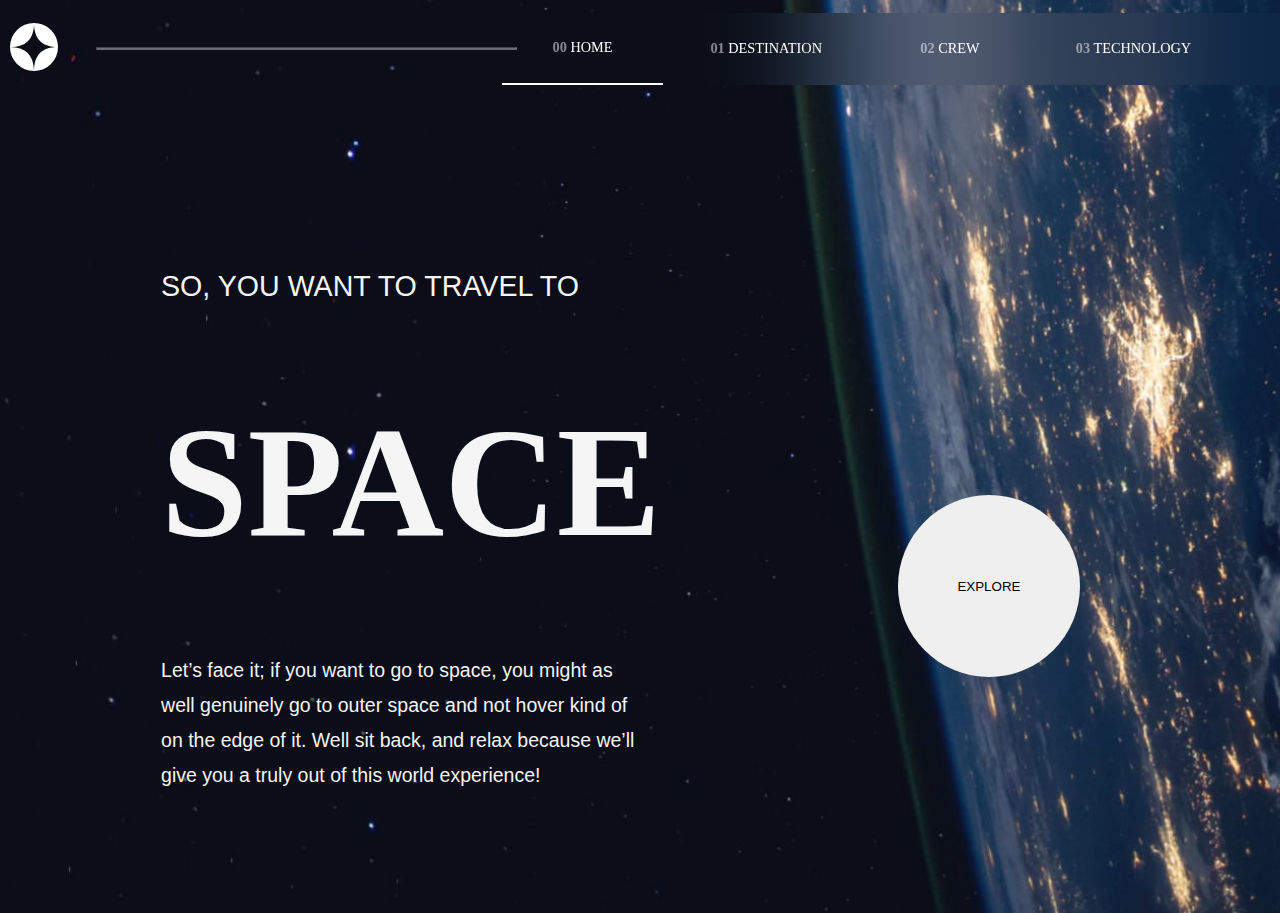
<file: index.html>
<!DOCTYPE html>
<html lang="en">
<head>
  <meta charset="UTF-8">
  <meta name="viewport" content="width=device-width, initial-scale=1.0">

  <link rel="icon" type="image/png" sizes="32x32" href="./assets/favicon-32x32.png">
  <link rel="stylesheet" href="CSS/styles.css">
  <script src="Javascript/script.js" defer></script>

  <title>Frontend Mentor | Space tourism website</title>
</head>
<body id="page1">

  <header id="header-nav">

      <nav> 
        <figure onclick="window.location.href='/index.html'" class="logo-nav">
          <img src="./assets/shared/logo.svg" alt="logo-company"/>
        </figure>

        <hr id="nav-line" />

        <ul id="navigation" class="navigation">
          <li class="marked"><a href="#"><span class="view"><strong class="transparent">00</strong></span> Home</a></li>
          <li><a href="./Pages/destination.html"><span class="view"><strong class="transparent">01</strong></span> Destination</a></li>
          <li><a href="../Pages/crew.html"><span class="view"><strong class="transparent">02</strong></span> Crew</a></li>
          <li><a href="./Pages/technology.html"><span class="view"><strong class="transparent">03</strong></span> Technology</a></li>
        </ul>
      </nav>
  </header>
 
  <main>
    <div class="invisible" id="menuToggle">
        <span class="normalMenu"></span>
        <span class="normalMenu"></span>
        <span class="normalMenu"></span>
    </div>
    <figure onclick="window.location.href='/index.html'" class="mobile-logo">
      <img src="./assets/shared/logo.svg" alt="logo-company"/>
    </figure>

    <div class="description left">
      <p>So, you want to travel to</p>
      <h1>Space</h1> 
      <p>Let’s face it; if you want to go to space, you might as well genuinely go to 
      outer space and not hover kind of on the edge of it. Well sit back, and relax 
      because we’ll give you a truly out of this world experience!</p>
    </div>

    <div id="explore" onclick="location.href='/Pages/destination.html'" class="explore-button">
       <button class="explore-button"><span>explore</span></button>
    </div>

     

  </main>

</body>
</html>
</file>
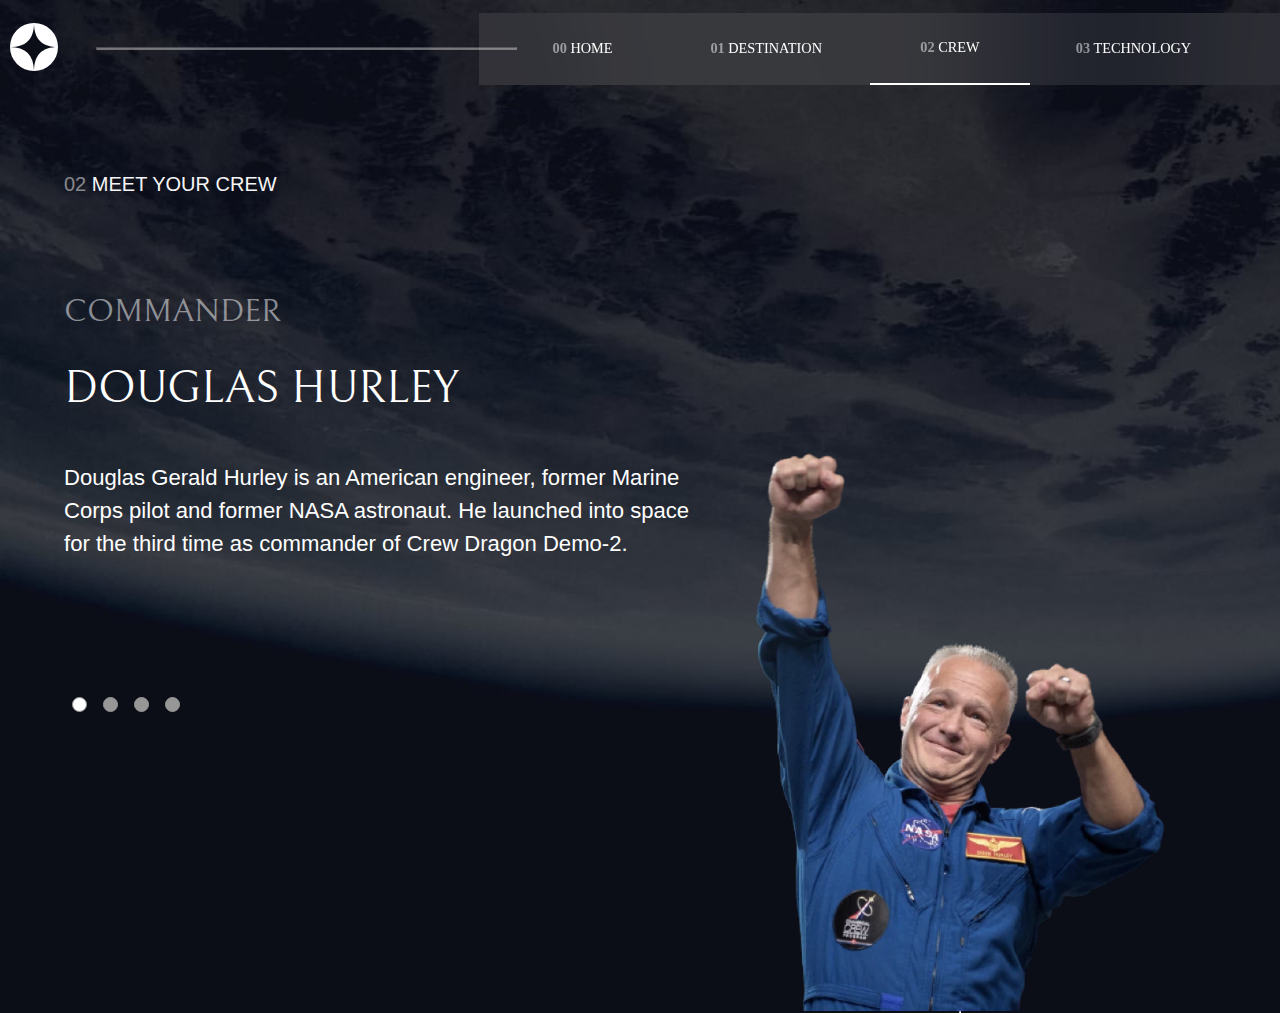
<file: Pages/crew.html>
<!DOCTYPE html>
<html lang="en">
<head>

  <meta charset="UTF-8">
  <meta name="viewport" content="width=device-width, initial-scale=1.0">

  <link rel="icon" type="image/png" sizes="32x32" href="../assets/favicon-32x32.png">
  <link rel="stylesheet" href="../CSS/styles.css">

  <link rel="preconnect" href="https://fonts.googleapis.com">
  <link rel="preconnect" href="https://fonts.gstatic.com" crossorigin>
  <link href="https://fonts.googleapis.com/css2?family=Bellefair&display=swap" rel="stylesheet">
  <script defer src="../Javascript/script.js"></script>

  <title>Frontend Mentor | Space tourism website</title>
</head>
<body id="page3">


  <header id = "header-nav">

    <nav>
      <figure class="logo-nav">
        <img src="../assets/shared/logo.svg" alt="logo-company"/>
      </figure>


      <hr id="nav-line" />
      <ul class="navigation colored-nav">
        <li><a href="../index.html"><span class="view"><strong class="transparent">00</strong></span> Home</a></li>
        <li><a href="./destination.html"><span class="view"><strong class="transparent">01</strong></span> Destination</a></li>
        <li class="marked"><a href="#"><span class="view"><strong class="transparent">02</strong></span> Crew</a></li>
        <li><a href="./technology.html"><span class="view"><strong class="transparent">03</strong></span> Technology</a></li>
      </ul>
    </nav>
  </header>
 
  <main>
    <div class="invisible" id="menuToggle">
      <span class="normalMenu"></span>
      <span class="normalMenu"></span>
      <span class="normalMenu"></span>
  </div>

  <h1 class="title location-name"><span class="transparent">02</span>   Meet your crew</h2>
    
    <figure onclick="window.location.href='/index.html'" class="mobile-logo">
      <img src="../assets/shared/logo.svg" alt="logo-company"/>
    </figure>

    <figure id="crew-fig" class="dest-image crew low-bottom">
        <img id="crew-img" src="../assets/crew/image-douglas-hurley.webp" alt="destination-image" >
        <hr class="hr-view" />
    </figure>
    <div  class="destination-crew">
 
        <div class="crew-info-container">
          <div class="crew-info">
            <h3 id="crew-title">Commander</h2>
            <h2 id="crew-name">Douglas Hurley</h2>
        

            <p id="crew-description">Douglas Gerald Hurley is an American engineer, former Marine Corps pilot and former NASA astronaut. He launched into space for the third time as commander of Crew Dragon Demo-2.</p>
          </div>
          
          <div class="destination-select crew">
            <div class="radio" onclick="changeCrew(0)">
                <input id="radio-1" value="1"  name="radio" type="radio" checked>
                <label for="radio-1" class="radio-label"></label>
            </div>
    
            <div class="radio" onclick="changeCrew(1)">
                <input id="radio-2" name="radio" type="radio">
                <label  for="radio-2" class="radio-label"></label>
            </div>
    
            <div class="radio" onclick="changeCrew(2)">
                <input id="radio-3" name="radio" type="radio" >
                <label for="radio-3" class="radio-label"></label>
            </div>
            
            <div class="radio" onclick="changeCrew(3)">
                <input id="radio-4" name="radio" type="radio" >
                <label for="radio-4" class="radio-label"></label>
            </div>
            </div>
        </div>
       
        


        


        
        </div>
    
    </div>
  
  </main>
  
</body>
</html>
</file>
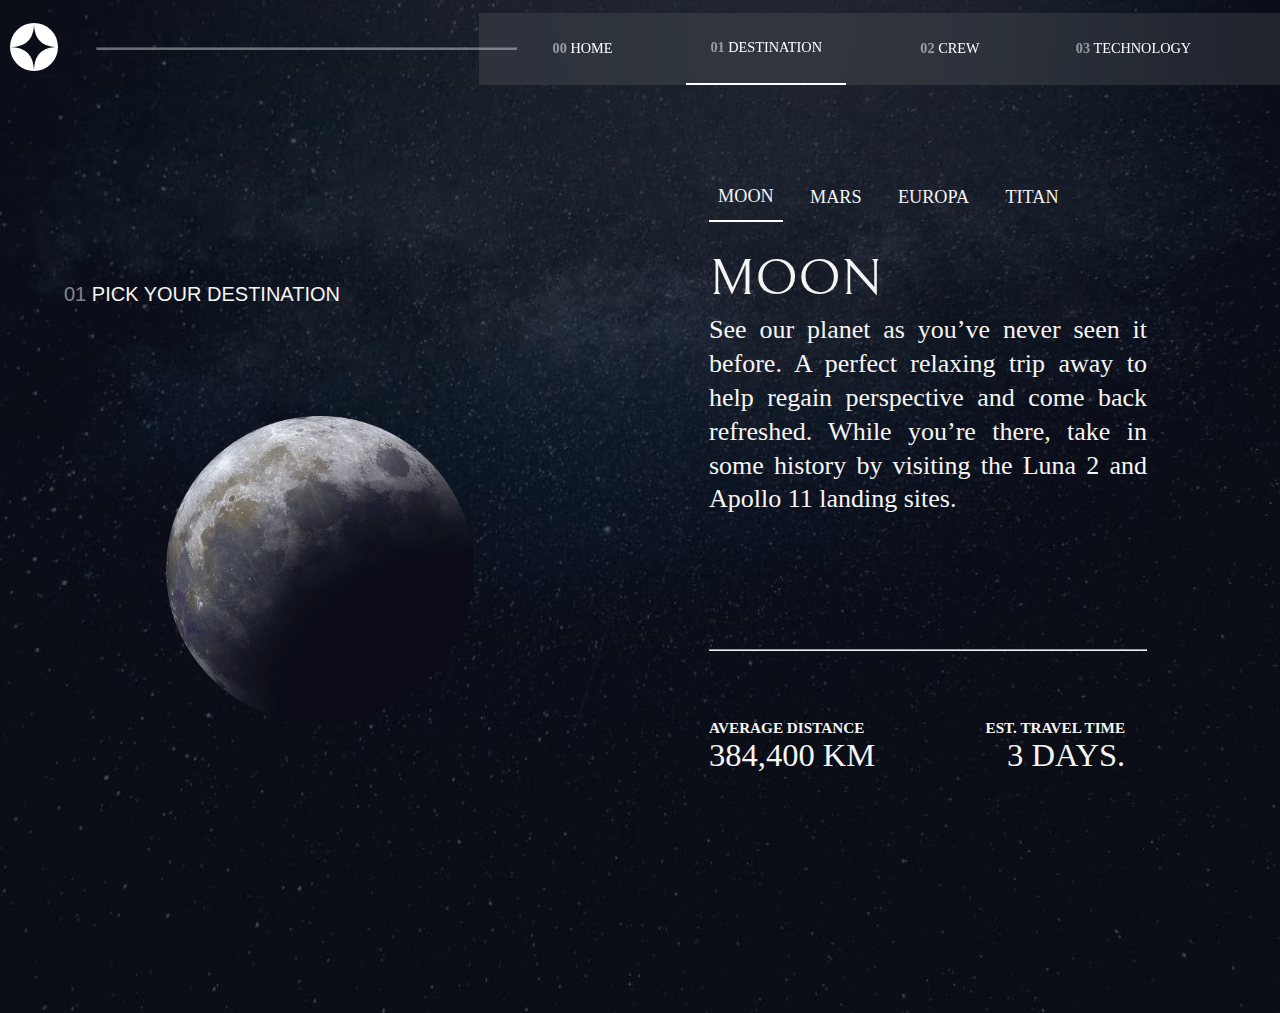
<file: Pages/destination.html>
<!DOCTYPE html>
<html lang="en">
<head>

  <meta charset="UTF-8">
  <meta name="viewport" content="width=device-width, initial-scale=1.0">

  <link rel="icon" type="image/png" sizes="32x32" href="../assets/favicon-32x32.png">
  <link rel="stylesheet" href="../CSS/styles.css">

  <link rel="preconnect" href="https://fonts.googleapis.com">
  <link rel="preconnect" href="https://fonts.gstatic.com" crossorigin>
  <link href="https://fonts.googleapis.com/css2?family=Bellefair&display=swap" rel="stylesheet">
  <script defer src="../Javascript/script.js"></script>

  <title>Frontend Mentor | Space tourism website</title>
</head>
<body id="page2">


  <header id = "header-nav">
    <nav>
      <figure class="logo-nav">
        <img src="../assets/shared/logo.svg" alt="logo-company"/>
      </figure>
      <hr id="nav-line" />
      <ul class="navigation colored-nav">
        <li><a href="../index.html"><span class="view"><strong class="transparent">00</strong></span> Home</a></li>
        <li class="marked"><a href="#"><span class="view"><strong class="transparent">01</strong></span> Destination</a></li>
        <li><a href="../Pages/crew.html"><span class="view"><strong class="transparent">02</strong></span> Crew</a></li>
        <li><a href="./technology.html"><span class="view"><strong class="transparent">03</strong></span> Technology</a></li>
      </ul>
    </nav>
  </header>
 
  <main>

    <div class="invisible" id="menuToggle">
      <span class="normalMenu"></span>
      <span class="normalMenu"></span>
      <span class="normalMenu"></span>
  </div>

    <figure logo-nav onclick="window.location.href='/index.html'" class="mobile-logo">
      <img src="../assets/shared/logo.svg" alt="logo-company"/>
    </figure>

    <figure class="dest-image left">
        <h1 class="location-name"><span class="transparent">01</span> Pick your destination</h1>
        <img id="planet-img" src="../assets/destination/image-moon.webp" alt="destination-image" >
    </figure>
    <div id="dest-descript" class="destination right">
        <div class="destination-select planet">
            <div class="destinations marked" onclick="changeData(0)"><span>Moon</span></div>
            <div class="destinations unmarked" onclick="changeData(1)"><span>Mars</span></div>
            <div class="destinations unmarked" onclick="changeData(2)"><span>Europa</span></div>
            <div class="destinations unmarked" onclick="changeData(3)"><span>Titan</span></div>
        </div>
        <div class="planet-info">
              <h2 id="dest-planet">Moon</h2>

            <p id="dest-description">See our planet as you’ve never seen it before. A perfect relaxing trip away to help 
            regain perspective and come back refreshed. While you’re there, take in some history 
            by visiting the Luna 2 and Apollo 11 landing sites.</p>
            
            <hr/>

            <div class="infos">
                <div class="info"> 
                    <h3>Average distance</h3>
                    <p id="distance">384,400 km</p>
                </div>
                
                <div class="info"> 
                    <h3>Est. travel time</h3>
                    <p id="time">3 days.</p>
                </div>
            </div>
        
        </div>
        </div>
        
  
  </main>
  
</body>
</html>
</file>
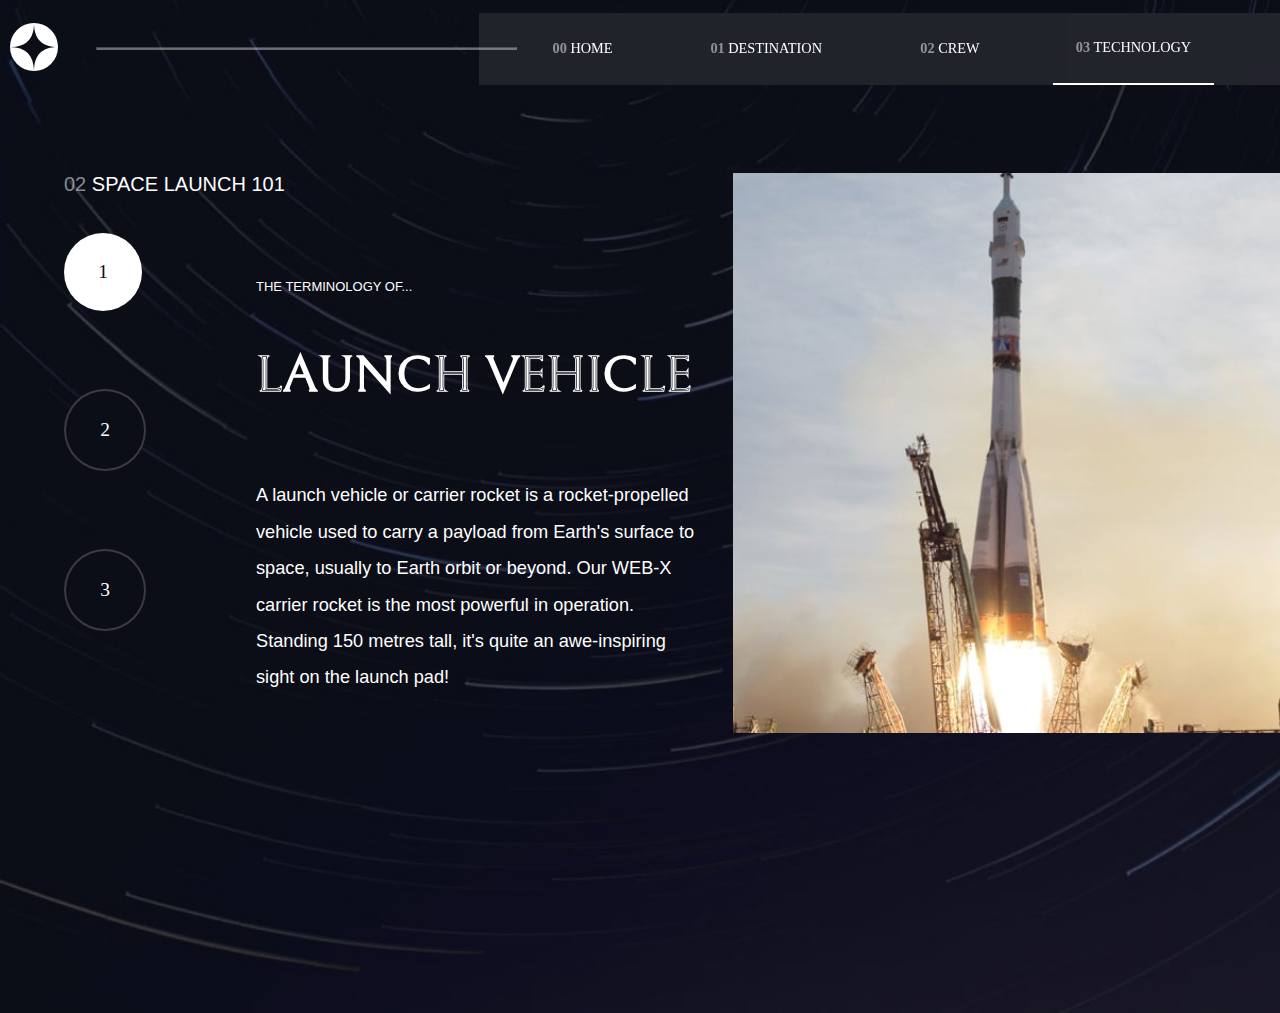
<file: Pages/technology.html>
<!DOCTYPE html>
<html lang="en">
<head>

  <meta charset="UTF-8">
  <meta name="viewport" content="width=device-width, initial-scale=1.0">

  <link rel="icon" type="image/png" sizes="32x32" href="../assets/favicon-32x32.png">
  <link rel="stylesheet" href="../CSS/styles.css">

  <link rel="preconnect" href="https://fonts.googleapis.com">
  <link rel="preconnect" href="https://fonts.gstatic.com" crossorigin>
  <link href="https://fonts.googleapis.com/css2?family=Bellefair&display=swap" rel="stylesheet">
  <script defer src="../Javascript/script.js"></script>

  <title>Frontend Mentor | Space tourism website</title>
</head>
<body id="page4">


  <header id="header-nav">

    <nav>
      <figure class="logo-nav">
        <img src="../assets/shared/logo.svg" alt="logo-company"/>
      </figure>
      <hr id="nav-line" />
      <ul class="navigation colored-nav">
        <li><a href="../index.html"><span class="view"><strong class="transparent">00</strong></span> Home</a></li>
        <li><a href="./destination.html"><span class="view"><strong class="transparent">01</strong></span> Destination</a></li>
        <li><a href="./crew.html"><span class="view"><strong class="transparent">02</strong></span> Crew</a></li>
        <li class="marked"><a href="#"><span class="view"><strong class="transparent">03</strong></span> Technology</a></li>
      </ul>
    </nav>
  </header>
 
  <main>
    <div class="invisible" id="menuToggle">
      <span class="normalMenu"></span>
      <span class="normalMenu"></span>
      <span class="normalMenu"></span>
  </div>
  
    <figure onclick="window.location.href='/index.html'" class="mobile-logo">
      <img src="../assets/shared/logo.svg" alt="logo-company"/>
    </figure> 

    <h1 id="space-title" class="location-name"><span class="transparent">02</span> Space launch 101</h1>

    <picture id="tech-fig" class="dest-image crew">
        <source id="source-resp" srcset="../assets/technology/image-launch-vehicle-landscape.jpg" media="(max-width: 900px)" />
        <img id="technology-img" src="../assets/technology/image-launch-vehicle-portrait.jpg" alt="technology-image">
    </picture>

      <div  class="technology left crew">
          <div class="technology-info-container">
            <div class="technology-select crew">
              <div onclick="changeTechnology(0)" class="rounded-button selected-button">
                  <span>1</span>
              </div>
              
              <div onclick="changeTechnology(1)" class="rounded-button unselected-button">
                  <span>2</span>
              </div>

              <div onclick="changeTechnology(2)" class="rounded-button unselected-button">
                  <span>3</span>
              </div>
            </div>

            <div class="crew-info technology-info">
              <h3 id="technology-title">The terminology of...</h2>
              <h2 id="technology-name">Launch vehicle</h2>
              <p id="technology-description">A launch vehicle or carrier rocket is a rocket-propelled vehicle used to carry a payload from Earth's surface to space, usually to Earth orbit or beyond. Our WEB-X carrier rocket is the most powerful in operation. Standing 150 metres tall, it's quite an awe-inspiring sight on the launch pad!</p>
            </div>
        </div>   
    </div>
  
  </main>
  
</body>
</html>
</file>
<file: CSS/styles.css>
/* -------------------- */
/* ------- Reset ------ */
/* -------------------- */

*{
    padding: 0;
    margin: 0;
}


/* -------------------- */
/* ---- Font import --- */
/* -------------------- */

@import url('https://fonts.googleapis.com/css2?family=Bellefair&display=swap');
@import url('https://fonts.googleapis.com/css2?family=Barlow+Condensed&display=swap');
@import url('https://fonts.googleapis.com/css2?family=Barlow+Condensed:wght@300&family=Bellefair&display=swap');
@import url('https://fonts.googleapis.com/css2?family=Barlow+Condensed:wght@100&family=Bellefair&display=swap');
@import url('https://fonts.googleapis.com/css2?family=Barlow+Condensed:wght@200&family=Bellefair&display=swap');
@import url('https://fonts.googleapis.com/css2?family=Barlow+Condensed:wght@100&family=Barlow:wght@300&display=swap');
@import url('https://fonts.googleapis.com/css2?family=Barlow:wght@300&display=swap');


/* -------------------- */
/* - Body/Main styles - */
/* -------------------- */

body{
    font-size: 13px; 
    height: 1000px;
}

#page1{
    
    width: 100vw;
    overflow: hidden;
    height: 100vh;
    background-image: url("../assets/home/background-home-desktop.jpg");
    background-repeat: no-repeat;
    background-size: cover;
}

.colored-nav{
    background-color: rgba(151, 151, 151, 0.16);
}

#page2{
    height: 1000px;
    /* overflow: visible; */

    background-image: url("../assets/destination/background-destination-desktop.jpg");
    background-repeat: no-repeat;
    background-position: center;
    background-size:cover;
}

#page3{
    /* height: 100vh; */
    /* overflow: hidden; */
    background-image: url("../assets/crew/background-crew-desktop.jpg");
    background-repeat: no-repeat;
    background-size: cover;
}

#page4{
    /* height: 100vh; */
    /* overflow: hidden; */

    background-image: url("../assets/technology/background-technology-desktop.jpg");
    background-repeat: no-repeat;
    background-size: cover;
}

header{
    height: 10%;
}

main{
    height: 90%;
    display: grid;

    grid-template-columns: repeat(20, 1fr);
    grid-template-rows: repeat(15, 1fr);
}

.location-name{
    font-family: 'Barlow Condensed', sans-serif;
    font-weight: 100;
    font-size: 20px;
}

/* ----------------------------- */
/*----- Navigation styles ------ */
/* ----------------------------- */

nav{

    width: 100%;

    margin-top: 1%;
    height: 8vh;

    display: flex;
    flex-direction: row;
    justify-content: space-between;
    align-items: center;
}

.mobile-logo{
    display: none;
}

.invisible{
    display: none;
}

.logo-nav img{
    margin-left: 10px;
}

.navigation{
    width: 65%;
    height: 100%;
    min-height: 70px;
    
    backdrop-filter: blur(50px);

    display: flex;
    flex-direction: row;
    justify-content:space-evenly;    
    align-items: center;



    list-style-type: none;
    font-size: 1.1em;
}

#nav-line{
    position: relative;
    left: 3%;
    width: 34%;
    height: 1px;
    z-index: 100;
    background-color: white;
    opacity: 0.4;
}

.navigation li{
    height: 98%;
    width: 20%;

    color: gray;

    display: flex;
    flex-direction: column;
    justify-content: center;
    align-items: center;
    
    text-align: center;
}

.navigation li:last-of-type{
    margin-right: 3em;
}

.navigation a{
    text-decoration: none;
    text-transform: uppercase;
    color: white;
}


/* ----------------------------- */
/*---- list nav text styles ---- */
/* ----------------------------- */

.marked{
    border-bottom: 2px solid white;
}



/* ----------------------------- */
/*------- home text styles ----- */
/* ------------------------------ */

.description{
    color: whitesmoke;
    color: whitesmoke;
    color: whitesmoke;
    grid-column: 4 / 18;
    grid-row: 3 / 15;
    display: flex;
    flex-direction: column;
    justify-content: space-evenly;
}
/* button on home page (explore) */

#explore{
    height: 20em;
    width: 20em;
    
    display: flex;
    justify-content: center;
    align-items: center;

    border-radius: 50%;

    grid-column: 17;
    grid-row: 10;    

    transition: 100ms smooth;

}

#explore:hover{
    background-color: rgba(151, 151, 151, 0.5);

}

.explore-button{
    height: 70%;
    width: 70%;
    
    border-radius: 50%;
    border: none;

    text-transform: uppercase;
    cursor: pointer;
    transition: 100ms smooth;
}

.description p{
    font-family: 'Barlow', sans-serif;
    width: 50%;
    font-size: 1.5em;
    line-height: 1.8;
}


.description p:first-of-type{
    font-size: 2.2em;
    text-transform: uppercase;
    font-family: 'Barlow Condensed', sans-serif;
    font-weight: 300;
}


.description h1{
    font-family: 'Bellefair', serif;
    font-size: 12em;
    text-transform: uppercase;
}

.title{

    font-family: 'Barlow Condensed', sans-serif;
    font-weight: 200;
    font-size: 20px;

    color: whitesmoke;
    text-transform: uppercase;

    grid-row: 2;
    grid-column: 2 / 20;
}
/* ----------------------------- */
/*--- destination page styles -- */
/* ----------------------------- */

.dest-image{
    overflow: hidden;
    /* background-color: aqua; */

    display: flex;
    flex-direction: column;
    justify-content: space-evenly;
    /* align-items: center; */

    grid-column: 2 / 10;
    grid-row: 2 / 13;
}

.dest-image img{

    justify-self: flex-end;
    align-self: center;
    width: 60%;
}


.dest-image h1{
    align-self: left;
    color: whitesmoke;
    text-transform: uppercase;
}

.transparent{
    opacity: 0.5;
}


#dest-descript{
    grid-column: 12 / 19;
    grid-row: 2 / 15;

    display: flex;
    flex-direction: column;
    align-items: center;
    /* justify-content: space-evenly; */
}

.destination-select{
    width: 100%;
    padding: 1em;
    display: flex;
    flex-direction: row;

    justify-content: left;
    align-items: center;
}

.unmarked:hover{
    border-bottom: 4px solid rgba(245, 245, 245, 0.3);
}

#dest-planet{
    text-transform: uppercase;
    font-size: 4em;
    font-family: 'Bellefair', serif;
    font-weight: 200;
}

.destinations {
    width: fit-content;
    height: 98%;

    font-size: 1.4em;
    padding: 0 0.5em 0.5em 0.5em;
    margin-right: 1em;
    text-transform: uppercase;
    
    color: whitesmoke;


    display: flex;
    flex-direction: row;
    justify-content: left;

    cursor: pointer;
}


.destinations span{
    text-align: left;
}

#dest-descript{
    padding: 5px;
}

#dest-description{
    line-height: 1.3;
    text-align: justify;
    height: 55%;
}


.planet-info{
    margin-top: 1em;
    height: 600px;
    color: whitesmoke;
    display: flex;
    flex-direction: column;
    justify-content: space-evenly;
}

.planet-info p{

    font-size: 2em;
}

.infos{
    width: 95%;
    height: 30%;
    display: flex;
    flex-direction: row;
    justify-content: space-between;
    align-items: center;
}

.info h3{
    font-size: 1.em;
    text-transform: uppercase;
}

.info{
    display: flex;
    flex-direction: column;
    justify-content: left;
    align-items: left;

    text-transform: uppercase;
}

.info:nth-of-type(2){
    text-align: right;
}

.info p{
    font-size: 2.5em;
}


/* ----------------------------- */
/*------ crew page styles ------ */
/* ----------------------------- */

.destination-crew{

    grid-column: 2 / 12;
    grid-row: 4 / 7;

    color: white;

    display: flex;
    flex-direction: column;
    justify-content: space-between;
    align-items: center;
    margin-bottom: 1em;
}

.destination-crew h1{
    align-self: flex-start;
    text-transform: uppercase;

}

#crew-fig{
    grid-column: 12 / 20;
    grid-row: 1 / 16;
    display: flex;
    justify-content: flex-end;
    align-items: center;
}

#crew-fig img{
    width: 80%;
    justify-self: flex-end;
}

.crew-info-container {
    height: 60%;

    display: flex;
    flex-direction: column;
    justify-content: space-between;
    align-items: center;
}

#crew-title{
    opacity: 0.5;
    font-size: 2.5em;
    font-weight: 200;
}

#crew-name{
    font-size: 3.5em;
    font-weight: 300;
}

 #crew-title, #crew-name{
    font-family: 'Bellefair', serif;
    margin-bottom: 1em;
}


.crew-info {
    height: fit-content;
    /* overflow: hidden;*/
}

#crew-title{
    text-transform: uppercase;
}

#crew-name{
    text-transform: uppercase;
}

#crew-description{
    font-family: 'Barlow', sans-serif;
    font-weight: 300;
    font-size: 1.7em;
    line-height: 1.5;
    margin-bottom: 3em;
    height: 7em;
}

.destination-select{
    height: 2em;
}


/* ------------------------------- */
/*----- technology page  --------- */
/* ------------------------------- */

#tech-fig{
    grid-column: 12 / 21;
    grid-row: 2 / 14;

    display: flex;
    flex-direction: column;
    justify-content: flex-start;
    align-items: right;
}

#tech-fig img{
    width: 95%;
    align-self: flex-end;
    justify-self: flex-end;
}

#space-title{
    text-transform: uppercase;
    grid-row: 2 / 2;
    grid-column: 2 / 20;
    color: white;
}


/* ----------------------------- */
/*- technology selecting div --- */
/* ----------------------------- */

.technology{
    grid-column: 2 / 12;
    grid-row: 3 / 15;
    color: white;
    display: flex;
    flex-direction: column;
    justify-content: space-between;
    align-items: center;
    margin-bottom: 1em;
}

.technology h1{
    align-self: flex-start;
    text-transform: uppercase;
}

.technology-info-container{
    display: flex;
    flex-direction: row;
    justify-content: space-between;

    height: 80%;
}

.technology-info{
    width: 70%;
    height: 90%;
    display: flex;
    flex-direction: column;
    justify-content: space-evenly;
}

#technology-description{
    font-size: 1.4em;
}

#technology-title, #technology-name{
    text-transform: uppercase;
    font-size: 1em;
    margin-bottom: 0.5em;
}

#technology-title{
    font-family: 'Barlow Condensed', sans-serif;
    font-weight: 300;
}

#technology-name{
    font-family: 'Bellefair', serif;
    font-size: 4em;
}

#technology-description{
    line-height: 2;
    font-family: 'Barlow', sans-serif;
    font-weight: 500;
}

.technology-select{
    list-style-type: none;
    display: flex;
    flex-direction: column;
    justify-content: flex-start;
    width: 20%;
    /* height: 2em; */
    /* float: left; */
    cursor: pointer;
}


.rounded-button{
    font-size: 1.5em;
    display: flex;
    flex-direction: column;
    justify-content: center;
    align-items: center;
    width: 4em;
    height: 4em;
    background-color: #0B0D17;
    border-radius: 50%;
    margin-bottom: 4em;
}

.unselected-button{
    border: 2px solid rgba(132, 128, 128, 0.4);
}


.selected-button{
    background-color: #FFFFFF;
    color: #0B0D17;
}

.unselected-button:hover{
    border: 2px solid #FFFFFF;
}

/* ----------------------------- */
/*------ radio input tablet ---- */
/* ----------------------------- */

.radio {
    margin: 0.5rem;
  }
  .radio input[type=radio] {
    position: absolute;
    opacity: 0;
  }
  .radio input[type=radio] + .radio-label:before {
    content: "";
    background: #979797;
    border-radius: 100%;
    border: 1px solid #979797;
    display: inline-block;
    width: 1em;
    height: 1em;
    position: relative;
    top: -0.2em;
    margin-right: 1em;
    vertical-align: top;
    cursor: pointer;
    text-align: center;
    text-align: center;
    transition: all 250ms ease;
  }
  .radio input[type=radio]:checked + .radio-label:before {
    background-color: white;
    box-shadow: inset 0 0 0 4px white;
  }
  .radio input[type=radio]:focus + .radio-label:before {
    outline: none; 
    border-color: #3197EE;
  }
  .radio input[type=radio]:disabled + .radio-label:before {
    box-shadow: inset 0 0 0 4px #f4f4f4;
    border-color: #b4b4b4;
    background: #b4b4b4;
  }
  .radio input[type=radio] + .radio-label:empty:before {
    margin-right: 0;
  }

/* ----------------------------- */
/*------ media query tablet ---- */
/* ----------------------------- */


@media only screen and (max-width: 1100px){
    .dest-image{
        grid-column: 2 / 10;
        grid-row: 2 / 11;
    }

    .dest-image img{
        margin-top: 0;
        width: 90%;
    }
    
}
@media only screen and (max-width: 900px){
    /* ----------------------------- */
    /*--------- basic styles ------- */
    /* ----------------------------- */
        
        .view{
            display: none;
        }

        
        .navigation{
            font-size: 1.3em;
            width: 70%;
        }
        
        #nav-line{
            display: none;
        }

        .navigation li{


            height: 100%;
            width: 20%;
        
            color: gray;
        
            display: flex;
            flex-direction: column;
            justify-content: center;
            align-items: center;
            
            text-align: center;
            /* font-size: 1em; */
        }
        
        .navigation li:last-of-type{
            margin-right: none;
        }

    /* ----------------------------- */
    /*---- home page tablet ---- */
    /* ----------------------------- */
    
        #page1{
            font-size: 8px;
    
            background-image: url("../assets/home/background-home-tablet.jpg");
            background-repeat: no-repeat;
            background-size: cover;
            height: 100vh;
        
        }
        
        #page1 .navigation{
            font-size: 13px;
        }
        
        #page1 .navigation li{
            font-size: 1.3em;
        }
    
        #page1 main{
    
            display: grid;
            grid-template-columns: repeat(10, 1fr);
            grid-template-rows: repeat(15, 100px);
    
            height: 90%;
            overflow: auto;
        }
    
    
        .description{
            grid-column: 2 / 10;
            grid-row: 2 / 6;
            display: flex;
            justify-content: center;
            align-items: center;
        }
    
        .description h1 {
            font-size: 15em;
            text-align: center  ;
        }
    
        .description p:first-of-type {
            font-size: 4.2em;
            text-align: center       ;
        }
    
        .description p {
            font-family: 'Barlow', sans-serif;
            width: 95%;
            font-size: 2.5em;
            line-height: 2.8;
        }
    
          
        #explore{
            grid-row: 7;
            grid-column: 5;
            height: 44em;
            width: 44em;
        }

        .explore-button span{
            font-size: 2em;
        }
    
    /* ------------------------------- */
    /*-- destination page tablet - */
    /* ------------------------------ */
    #page2{
        overflow: visible;
        height: 1400px;
    }
    
    .destination-select {
        align-items: center;
        justify-content: center;
    }
    
    .dest-image{
        grid-column: 2 / 19;
        grid-row: 1 / 6;
    }
    
    .dest-image img{
        width: 60%;
    }
    
    #page2 .dest-image{
        grid-column: 2 / 19;
        grid-row: 1 / 8;
    }
    
    #page2 .dest-image img{
        width: 60%;
    }
    
    #dest-planet{
        align-self: center;
        font-size: 4em;
        /* margin: 1em 0; */
    
    }
    
    #dest-descript{
        grid-column: 4 / 19;
        grid-row: 6 / 15;
    }
    
    #page2 #dest-descript{
        grid-column: 4 / 19;
        grid-row: 9 / 15;
    }

    .info{
        width: 45%;
    }

    h1{
        font-family: 'Barlow Condensed', sans-serif; 
        font-weight:200;   
        font-size: 20px;
    }


/* ------------------------------- */
/*-- crew page tablet - */
/* ------------------------------ */


#page3{
    /* overflow: hidden; */
    height: 1400px;
    overflow: visible;
}

#page3 main{
    height: 90%;
}

.title{
    grid-row: 1;
}


.destination-crew{
    grid-row: 1 / 9;
    grid-column: 2 / 20;
    justify-content: space-evenly;
    align-items: center;
}

.destination-select{
    margin-top: -10%;
}

.dest-image{
    grid-row: 2 / 5;
}


#crew-name, #crew-title{
    margin: 0;
}

.destination-crew h1 {
    font-size: 2em;
}

#crew-fig{
    grid-row: 7 / 16;
    grid-column: 6 / 17;
}

.crew-info{
    display: flex;
    flex-direction: column;
    justify-content: space-evenly;
    align-items: center;
    width: 90%;
    height: 50%;
    height: fit-content;
    font-size: 0.8em;
}

.crew-info-container{
    height: 95%;
    display: flex;
    flex-direction: column;
    justify-content: space-evenly;
    align-items: center;
}



#crew-description{
    width: auto
}

#crew-name, #crew-title {
    margin: 0 0 0.5em 0;
}

/* ------------------------------- */
/*-- technology page tablet - */
/* ------------------------------ */
#page4{
    height: 1200px;
    overflow: auto;
}

#page4 main{
    height: 900px;
    grid-template-rows: repeat(15, 1fr);
}

#page4 main h1{
    grid-row: 2;
    grid-column: 1 / 20;
    align-self: flex-start;
    text-transform: uppercase;
    color: white;
    width: 100%;
}

#tech-fig{
    grid-column: 1 / 21;
    grid-row: 3 / 8;
}


#tech-fig img{
    width: 100%;
    align-self: auto;
}

.technology{
    grid-row: 8 / 15;
    grid-column: 1 / 20;

    display: flex;
    display: flex;
    flex-direction: row;
    justify-content: space-evenly;
    align-items: center;
}

.technology-info-container{
    display: flex;
    flex-direction: column;
    align-items: center;
    grid-row: 8 / 14;
}

.technology-select{
    height: 38%;
    display: flex;
    flex-direction: row;
    width: 100%;
    justify-content: space-evenly;
    align-items: center;

}

}



@media only screen and (max-width: 700px){
    
    #tech-fig img{
        width: 100%;
        align-self: auto;
    }
}


@media only screen and (max-width: 600px){
/* page 1 ------ HOME */
    #page1 {
        height: 100vh;
        overflow: hidden;
        font-size: 3px;
    }

    #page1 main {
        overflow: visible;
    }

    #page1 .navigation li{
        font-size: 1em;
    }

    .mobile-logo{
        display: block;
        grid-row: 1;
        position: fixed;
        left: 2%;
        top: 1%;
        opacity: 0.5;
    }

    header{
        /* background-color: yellow; */
        /* display: none; */
        position: fixed;
        top: 0;
        right: -70vw;
        height: 100vh;
        width: 80vw;

        z-index: 99 !important;
        flex-direction: column;

        display: flex;
        flex-direction: column;
        pointer-events: auto;
        transition-property: transform(translate);
        transition: 200ms ease-in;
    }

    main{
        pointer-events: all;
    }
    .showNav{
        transform: translateX(-70vw);
    }

    .logo-nav{
        display: none;
    }

    nav{
        width: 85%;
        height: 100%;

        /* background-color: blue; */
        backdrop-filter: blur(50px);


        flex-direction: column;
        align-self: flex-end;
        font-size: 0.8em;
    }

    .navigation li a{
        width: 100%;
        text-align: left;
    }

    .invisible{
        display: block;
        position: fixed;
    }

    #menuToggle{
        z-index: 100;
        /* background-color: green; */
        top: 2%;
        right: 5px;
        margin-right: 13px;
        width: 15%;
        height: 35px;
        display: flex;
        flex-direction: column;
        justify-content: space-between;
        align-items: center;
        overflow: hidden;
    }

    .normalMenu{
        transition: 200ms ease-in;
        }


    .open1{
        transform: rotate(45deg) translate(13px, 9px);   
    }

    .open2{
        transform: translateX(55px);
    }

    .open3{
        transform:rotate(-45deg) translate(10px, -11px);
    }

    #menuToggle span{
        display: inline-block;
        border-radius: 5px;
        width: 35px;
        height: 5px;
        background-color: white;
    }

    .navigation{
        display: flex;
        flex-direction: column;
        width: 50%;
        height: 40%;
        margin-top: 20%;
    }

    .navigation li{
        display: flex;
        flex-direction: row;
        justify-content: flex-start;
        align-items: center;

        font-size: 1em;

        width: 100%;
        height: 33px;
        overflow: hidden;
        background-color: none;
    }

    .navigation li:last-of-type{
        margin-right: 0;
    }

    .colored-nav{
        background-color: transparent
    }

    .view{
        display: inline;
    }

    .explore-button span{
        font-size: 1em;
    }
    
         
    #explore{
        grid-row: 5;
        height: 50vw;
        width: 50vw;
    }

/* PAGE 2 ----- destination */
#page2 main{
    height: 100%;
}
    #page2 .dest-image {
        grid-column: 2 / 19;
        grid-row: 2 / 7;
    }
/* ------------------------ */
    #page4{
        height: auto;
        overflow: visible;
    }

    .description p:first-of-type{
        font-size: 6em;
    }


/* PAGE 3 ------ crew */
.title{
    grid-row: 3;
}

.destination-crew{
    grid-row: 2 / 11;
    grid-column: 2 / 20;
    justify-content: space-evenly;
    align-items: center;
}

#page3 main{
    height: 100%;
}

#crew-fig {
    grid-row: 9 / 16;
    grid-column: 3 / 20;
}

/* home mobile */
.description {
    grid-row: 2 / 5 ;
}

.description p:first-of-type {
    font-size: 6em;
}

.description p{
    font-size: 4em;
}

 /* destination mobile */
 #page2{
    height: 1250px;
 }

#page2 #dest-descript {
    grid-column: 1 / 20;
    grid-row: 7 / 16;
}

#page2 .dest-image h1{
    font-size: 17px;
}
.planet-info{
    margin-top: 2em;
    margin-left: 5%;
    height: 90%;
}



.destination-select {
    grid-column: auto;
    grid-row: auto;
}

#dest-description{
    line-height: 1.5;
}

.infos{
    justify-content: space-evenly;
    height: 350px;
    flex-direction: column;
    justify-content: space-evenly;
    align-items: center;
}


.info{
    align-items: center;
    width: 95%;
    text-align: center;
}


.info h3{
    font-size: 2em;
    font-family: 'Barlow Condensed', sans-serif;
}

/* PAGE 3 -------- crew */
.crew-info-container{
    display: grid;
    grid-template-columns: repeat(4, 1fr);
    grid-template-rows: repeat(4, 1fr);
}

.crew-info{
    grid-column: 1 / 5;
    grid-row: 3 / 4;
    width: auto;
    margin-top: 2em;
}

#crew-fig {
    grid-row: 4 / 8;
    grid-column: 2 / 20;
}

#crew-fig img{
    height: 90%;
}

.destination-crew {
    grid-row: 9 / 15;
    grid-column: 2 / 20;
    justify-content: space-evenly;
    align-items: center;
}

.destination-select{
    grid-column: 1 / 5;
    grid-row: 1 / 2;
    margin-top: 0;
    justify-content: space-evenly;
}

.radio input[type=radio] + .radio-label:before{
    width: 2em;
    height: 2em;
}

#crew-description{
    text-align: justify;
    font-size: 2em;
}

#crew-name{
    font-size: 2.9em;
    margin: 0.5em 0;
}

.hr-view{
    display: inline-block;
    width: 100%;
    height: 1px;
    background-color: #FFFFFF;
    color: #FFFFFF;
    opacity: 0.3;
}

/* PAGE 4 -------- technology */
#tech-fig {
    justify-content: center;
}
#tech-fig img{
    width: 100%;
    height: 50%;
}

#technology-title{
    font-size: 1.5em;
}

#technology-name {
    font-size: 3em;
}

#technology-description{
    font-size: 1.7em;
    text-align: justify;
}
}


@media only screen and (max-width:400px) {
    body{
        font-size: 11px;
    }
}

@media only screen and (max-width:300px) {
    body{
        font-size: 9px;
        min-width: 200px;
        overflow: hidden;
    }

    .navigation {
        width: 65%;
        height: 40%;
    }

    .nav{margin-top: 0;}

   
}
</file>
